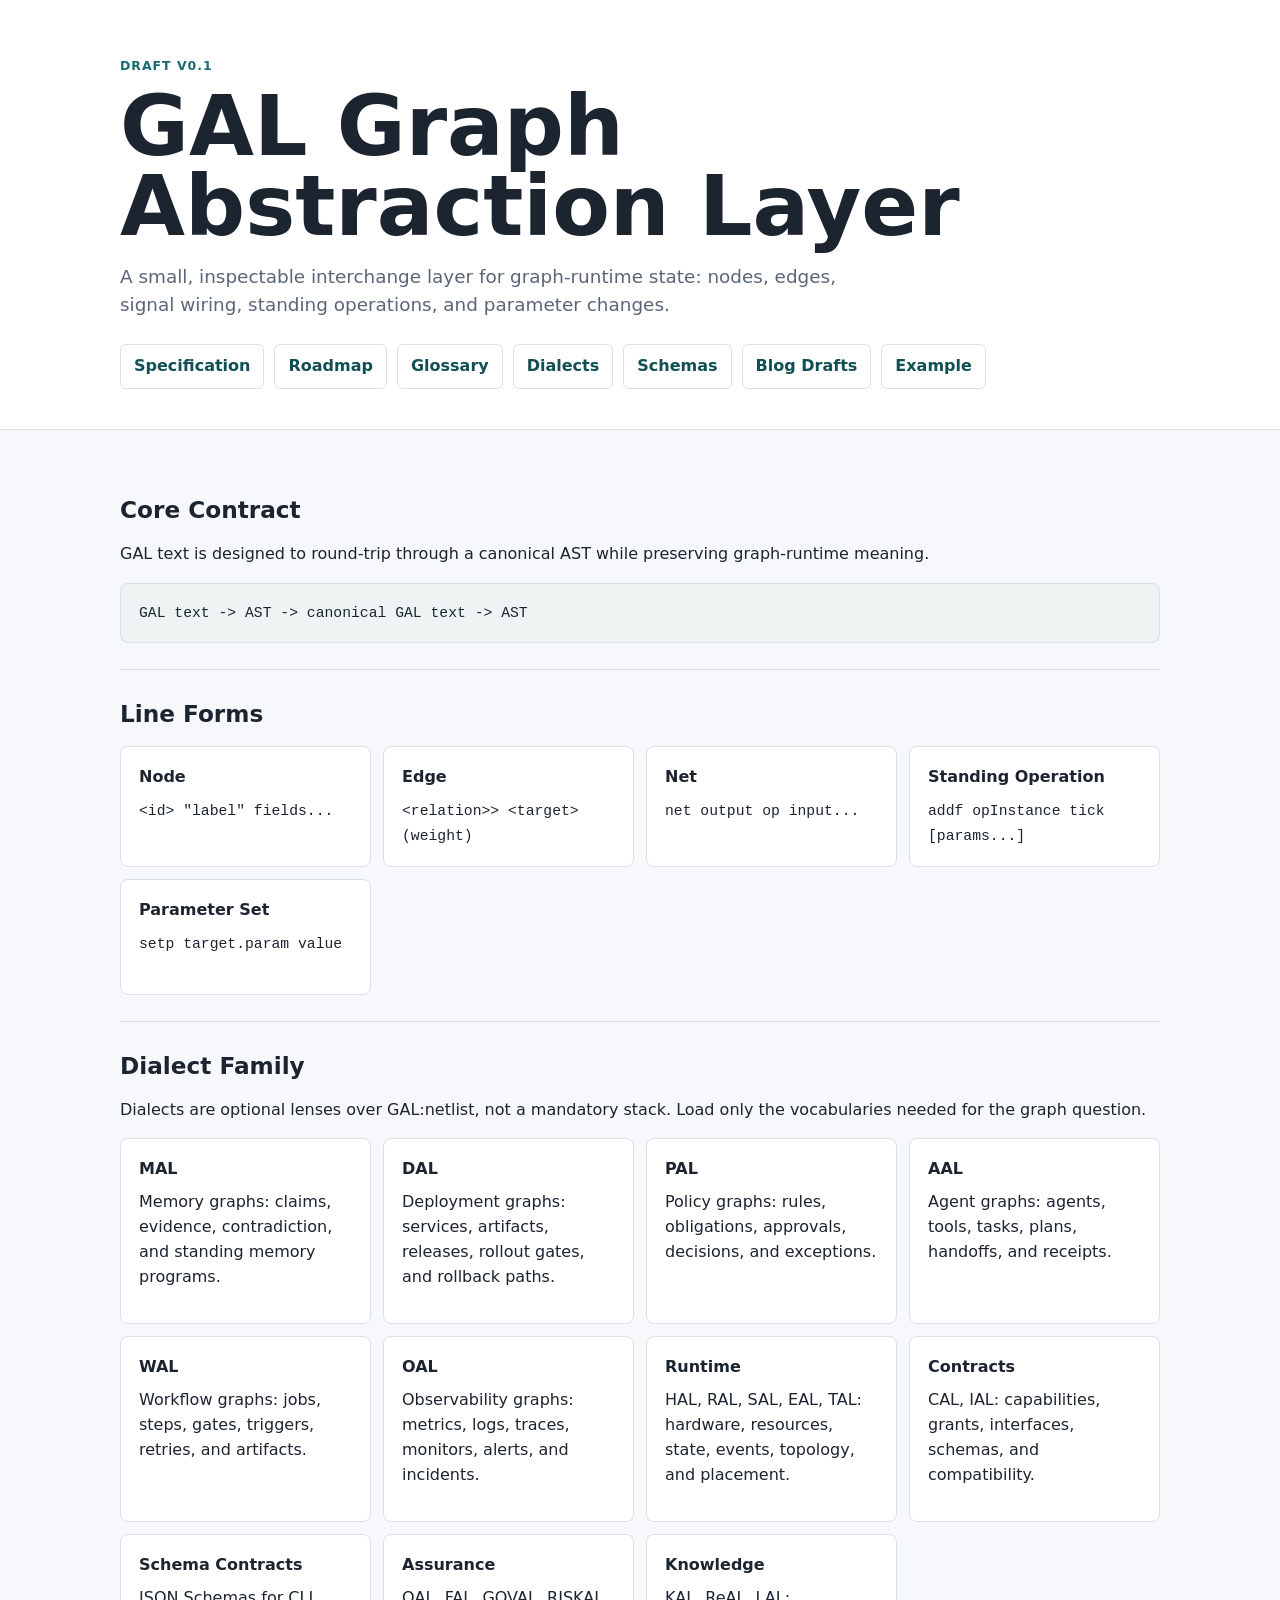
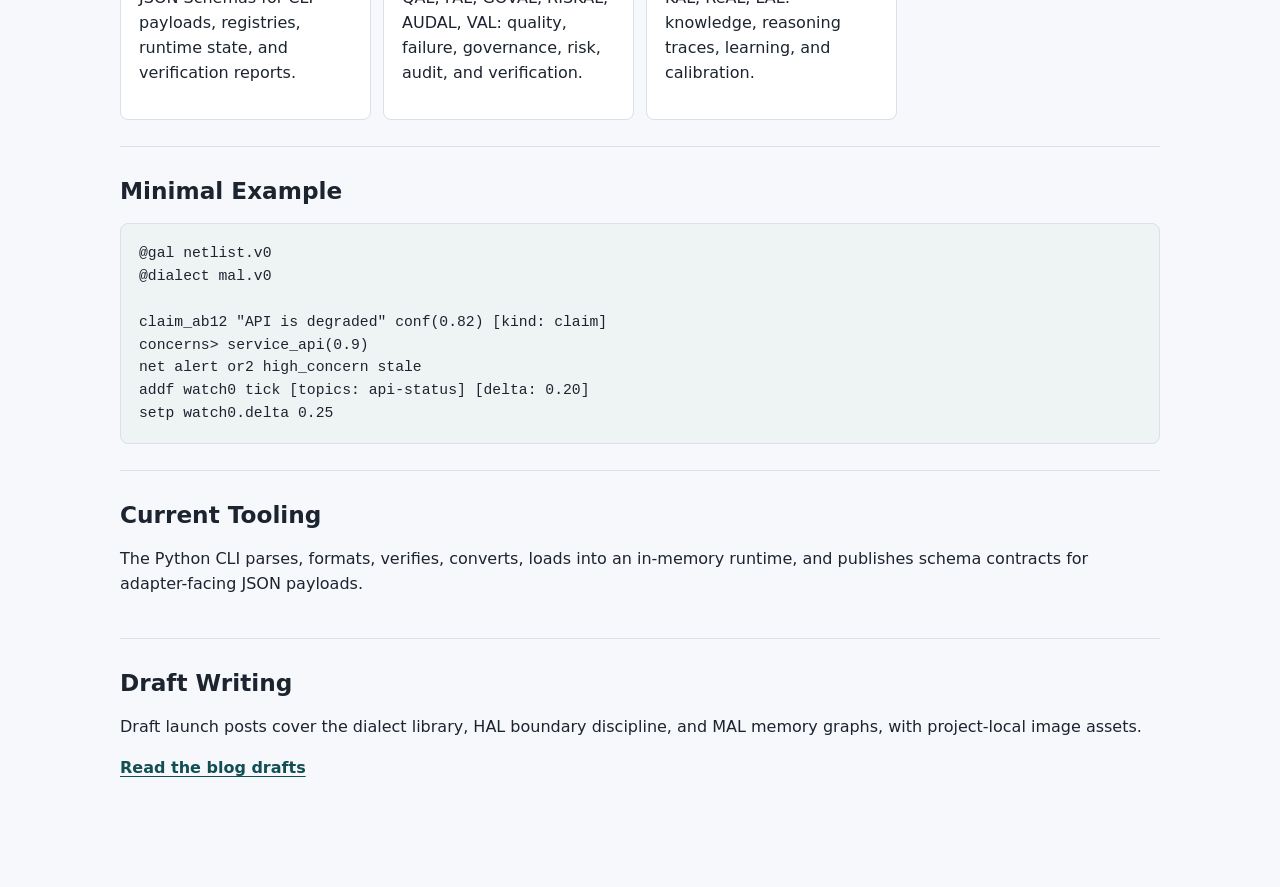
<file: docs/index.html>
<!doctype html>
<html lang="en">
  <head>
    <meta charset="utf-8">
    <meta name="viewport" content="width=device-width, initial-scale=1">
    <title>GAL Graph Abstraction Layer</title>
    <link rel="stylesheet" href="styles.css">
  </head>
  <body>
    <header class="page-header">
      <p class="kicker">Draft v0.1</p>
      <h1>GAL Graph Abstraction Layer</h1>
      <p class="lede">
        A small, inspectable interchange layer for graph-runtime state: nodes,
        edges, signal wiring, standing operations, and parameter changes.
      </p>
      <nav aria-label="Primary">
        <a href="https://github.com/H-XX-D/GAL.Graph_Abstraction_Layer/blob/main/GAL_NETLIST_SPEC.md">Specification</a>
        <a href="ROADMAP.md">Roadmap</a>
        <a href="GLOSSARY.md">Glossary</a>
        <a href="dialects/">Dialects</a>
        <a href="schemas/">Schemas</a>
        <a href="blog/">Blog Drafts</a>
        <a href="https://github.com/H-XX-D/GAL.Graph_Abstraction_Layer/blob/main/examples/minimal.mal.gal">Example</a>
      </nav>
    </header>

    <main>
      <section>
        <h2>Core Contract</h2>
        <p>
          GAL text is designed to round-trip through a canonical AST while
          preserving graph-runtime meaning.
        </p>
        <pre><code>GAL text -&gt; AST -&gt; canonical GAL text -&gt; AST</code></pre>
      </section>

      <section>
        <h2>Line Forms</h2>
        <div class="grid">
          <article>
            <h3>Node</h3>
            <code>&lt;id&gt; "label" fields...</code>
          </article>
          <article>
            <h3>Edge</h3>
            <code>&lt;relation&gt;&gt; &lt;target&gt;(weight)</code>
          </article>
          <article>
            <h3>Net</h3>
            <code>net output op input...</code>
          </article>
          <article>
            <h3>Standing Operation</h3>
            <code>addf opInstance tick [params...]</code>
          </article>
          <article>
            <h3>Parameter Set</h3>
            <code>setp target.param value</code>
          </article>
        </div>
      </section>

      <section>
        <h2>Dialect Family</h2>
        <p>
          Dialects are optional lenses over GAL:netlist, not a mandatory stack.
          Load only the vocabularies needed for the graph question.
        </p>
        <div class="grid">
          <article>
            <h3>MAL</h3>
            <p>Memory graphs: claims, evidence, contradiction, and standing memory programs.</p>
          </article>
          <article>
            <h3>DAL</h3>
            <p>Deployment graphs: services, artifacts, releases, rollout gates, and rollback paths.</p>
          </article>
          <article>
            <h3>PAL</h3>
            <p>Policy graphs: rules, obligations, approvals, decisions, and exceptions.</p>
          </article>
          <article>
            <h3>AAL</h3>
            <p>Agent graphs: agents, tools, tasks, plans, handoffs, and receipts.</p>
          </article>
          <article>
            <h3>WAL</h3>
            <p>Workflow graphs: jobs, steps, gates, triggers, retries, and artifacts.</p>
          </article>
          <article>
            <h3>OAL</h3>
            <p>Observability graphs: metrics, logs, traces, monitors, alerts, and incidents.</p>
          </article>
          <article>
            <h3>Runtime</h3>
            <p>HAL, RAL, SAL, EAL, TAL: hardware, resources, state, events, topology, and placement.</p>
          </article>
          <article>
            <h3>Contracts</h3>
            <p>CAL, IAL: capabilities, grants, interfaces, schemas, and compatibility.</p>
          </article>
          <article>
            <h3>Schema Contracts</h3>
            <p>JSON Schemas for CLI payloads, registries, runtime state, and verification reports.</p>
          </article>
          <article>
            <h3>Assurance</h3>
            <p>QAL, FAL, GOVAL, RISKAL, AUDAL, VAL: quality, failure, governance, risk, audit, and verification.</p>
          </article>
          <article>
            <h3>Knowledge</h3>
            <p>KAL, ReAL, LAL: knowledge, reasoning traces, learning, and calibration.</p>
          </article>
        </div>
      </section>

      <section>
        <h2>Minimal Example</h2>
        <pre><code>@gal netlist.v0
@dialect mal.v0

claim_ab12 "API is degraded" conf(0.82) [kind: claim]
concerns&gt; service_api(0.9)
net alert or2 high_concern stale
addf watch0 tick [topics: api-status] [delta: 0.20]
setp watch0.delta 0.25</code></pre>
      </section>

      <section>
        <h2>Current Tooling</h2>
        <p>
          The Python CLI parses, formats, verifies, converts, loads into an
          in-memory runtime, and publishes schema contracts for adapter-facing
          JSON payloads.
        </p>
      </section>

      <section>
        <h2>Draft Writing</h2>
        <p>
          Draft launch posts cover the dialect library, HAL boundary discipline,
          and MAL memory graphs, with project-local image assets.
        </p>
        <p><a href="blog/">Read the blog drafts</a></p>
      </section>
    </main>
  </body>
</html>
</file>
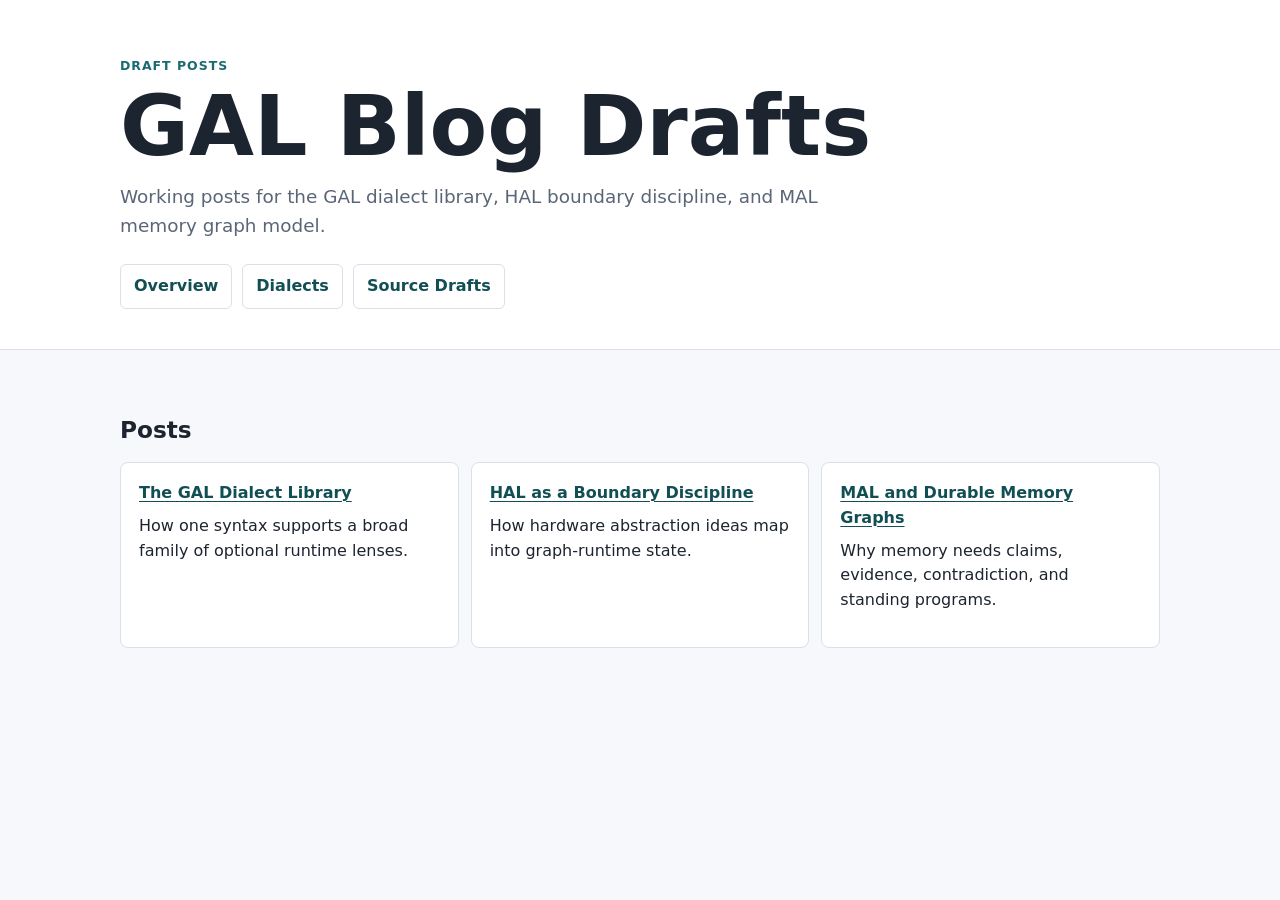
<file: docs/blog/index.html>
<!doctype html>
<html lang="en">
  <head>
    <meta charset="utf-8">
    <meta name="viewport" content="width=device-width, initial-scale=1">
    <title>GAL Blog Drafts</title>
    <link rel="stylesheet" href="../styles.css">
  </head>
  <body>
    <header class="page-header">
      <p class="kicker">Draft Posts</p>
      <h1>GAL Blog Drafts</h1>
      <p class="lede">
        Working posts for the GAL dialect library, HAL boundary discipline, and
        MAL memory graph model.
      </p>
      <nav aria-label="Primary">
        <a href="../">Overview</a>
        <a href="../dialects/">Dialects</a>
        <a href="https://github.com/H-XX-D/GAL.Graph_Abstraction_Layer/tree/main/docs/blog">Source Drafts</a>
      </nav>
    </header>

    <main>
      <section>
        <h2>Posts</h2>
        <div class="grid">
          <article>
            <h3><a href="2026-07-07-gal-dialect-library.md">The GAL Dialect Library</a></h3>
            <p>How one syntax supports a broad family of optional runtime lenses.</p>
          </article>
          <article>
            <h3><a href="2026-07-07-hal-boundary-discipline.md">HAL as a Boundary Discipline</a></h3>
            <p>How hardware abstraction ideas map into graph-runtime state.</p>
          </article>
          <article>
            <h3><a href="2026-07-07-mal-memory-graphs.md">MAL and Durable Memory Graphs</a></h3>
            <p>Why memory needs claims, evidence, contradiction, and standing programs.</p>
          </article>
        </div>
      </section>
    </main>
  </body>
</html>
</file>
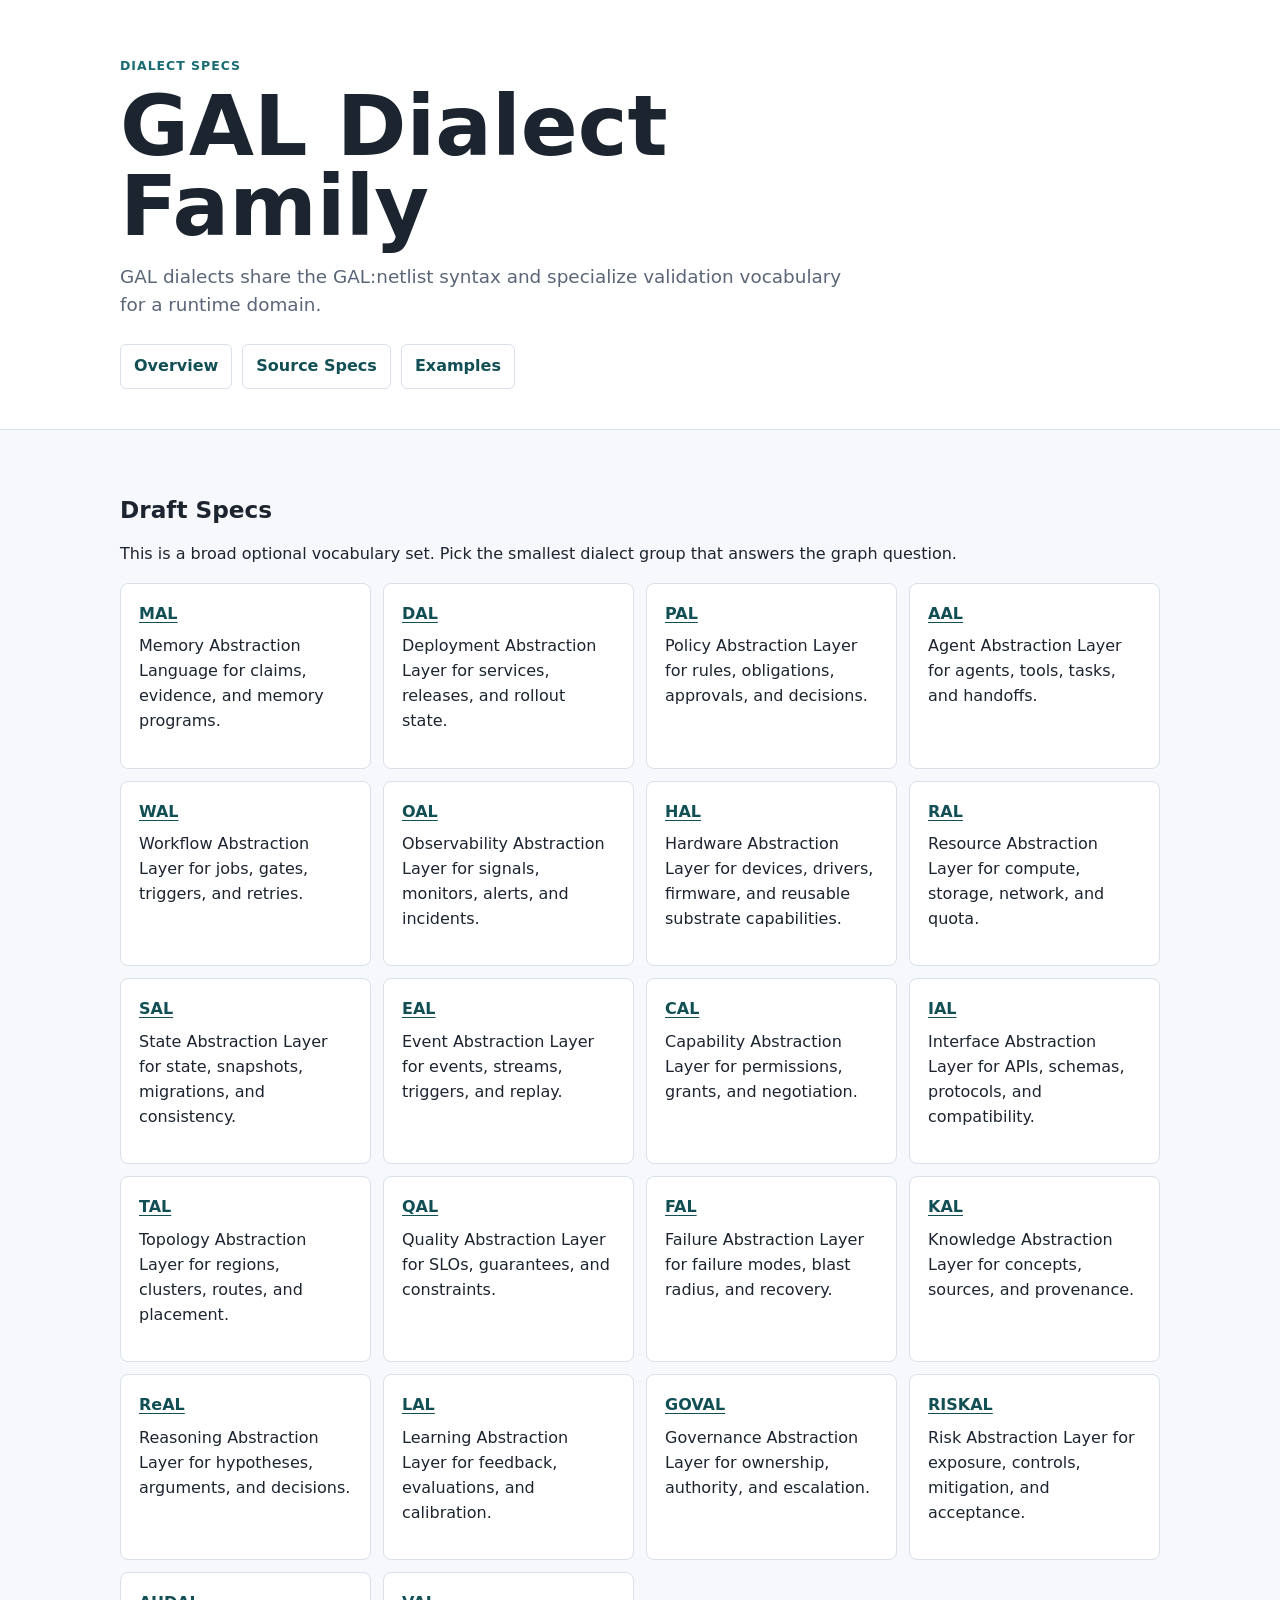
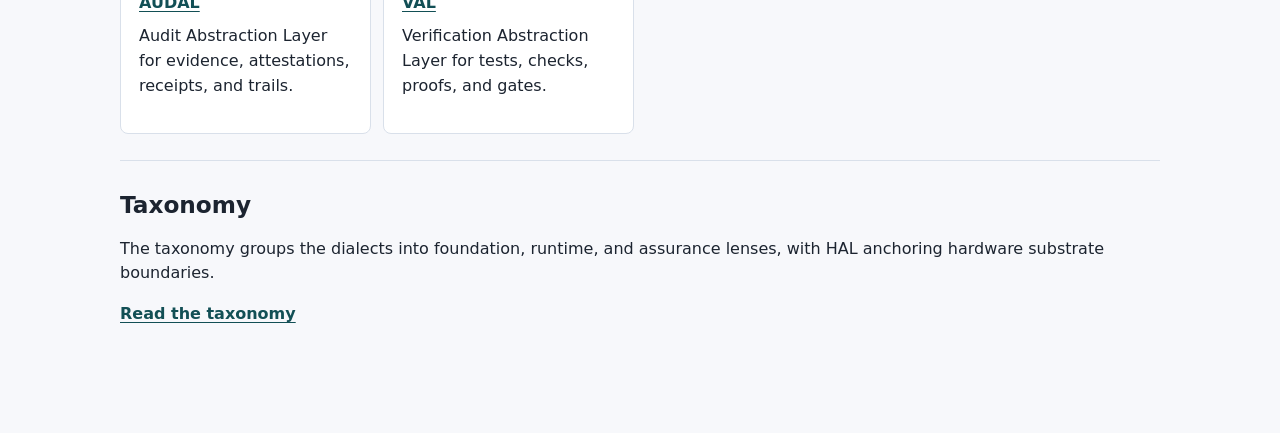
<file: docs/dialects/index.html>
<!doctype html>
<html lang="en">
  <head>
    <meta charset="utf-8">
    <meta name="viewport" content="width=device-width, initial-scale=1">
    <title>GAL Dialects</title>
    <link rel="stylesheet" href="../styles.css">
  </head>
  <body>
    <header class="page-header">
      <p class="kicker">Dialect Specs</p>
      <h1>GAL Dialect Family</h1>
      <p class="lede">
        GAL dialects share the GAL:netlist syntax and specialize validation
        vocabulary for a runtime domain.
      </p>
      <nav aria-label="Primary">
        <a href="../">Overview</a>
        <a href="https://github.com/H-XX-D/GAL.Graph_Abstraction_Layer/tree/main/docs/dialects">Source Specs</a>
        <a href="https://github.com/H-XX-D/GAL.Graph_Abstraction_Layer/tree/main/examples/dialects">Examples</a>
      </nav>
    </header>

    <main>
      <section>
        <h2>Draft Specs</h2>
        <p>
          This is a broad optional vocabulary set. Pick the smallest dialect
          group that answers the graph question.
        </p>
        <div class="grid">
          <article>
            <h3><a href="MAL.md">MAL</a></h3>
            <p>Memory Abstraction Language for claims, evidence, and memory programs.</p>
          </article>
          <article>
            <h3><a href="DAL.md">DAL</a></h3>
            <p>Deployment Abstraction Layer for services, releases, and rollout state.</p>
          </article>
          <article>
            <h3><a href="PAL.md">PAL</a></h3>
            <p>Policy Abstraction Layer for rules, obligations, approvals, and decisions.</p>
          </article>
          <article>
            <h3><a href="AAL.md">AAL</a></h3>
            <p>Agent Abstraction Layer for agents, tools, tasks, and handoffs.</p>
          </article>
          <article>
            <h3><a href="WAL.md">WAL</a></h3>
            <p>Workflow Abstraction Layer for jobs, gates, triggers, and retries.</p>
          </article>
          <article>
            <h3><a href="OAL.md">OAL</a></h3>
            <p>Observability Abstraction Layer for signals, monitors, alerts, and incidents.</p>
          </article>
          <article>
            <h3><a href="HAL.md">HAL</a></h3>
            <p>Hardware Abstraction Layer for devices, drivers, firmware, and reusable substrate capabilities.</p>
          </article>
          <article>
            <h3><a href="RAL.md">RAL</a></h3>
            <p>Resource Abstraction Layer for compute, storage, network, and quota.</p>
          </article>
          <article>
            <h3><a href="SAL.md">SAL</a></h3>
            <p>State Abstraction Layer for state, snapshots, migrations, and consistency.</p>
          </article>
          <article>
            <h3><a href="EAL.md">EAL</a></h3>
            <p>Event Abstraction Layer for events, streams, triggers, and replay.</p>
          </article>
          <article>
            <h3><a href="CAL.md">CAL</a></h3>
            <p>Capability Abstraction Layer for permissions, grants, and negotiation.</p>
          </article>
          <article>
            <h3><a href="IAL.md">IAL</a></h3>
            <p>Interface Abstraction Layer for APIs, schemas, protocols, and compatibility.</p>
          </article>
          <article>
            <h3><a href="TAL.md">TAL</a></h3>
            <p>Topology Abstraction Layer for regions, clusters, routes, and placement.</p>
          </article>
          <article>
            <h3><a href="QAL.md">QAL</a></h3>
            <p>Quality Abstraction Layer for SLOs, guarantees, and constraints.</p>
          </article>
          <article>
            <h3><a href="FAL.md">FAL</a></h3>
            <p>Failure Abstraction Layer for failure modes, blast radius, and recovery.</p>
          </article>
          <article>
            <h3><a href="KAL.md">KAL</a></h3>
            <p>Knowledge Abstraction Layer for concepts, sources, and provenance.</p>
          </article>
          <article>
            <h3><a href="REAL.md">ReAL</a></h3>
            <p>Reasoning Abstraction Layer for hypotheses, arguments, and decisions.</p>
          </article>
          <article>
            <h3><a href="LAL.md">LAL</a></h3>
            <p>Learning Abstraction Layer for feedback, evaluations, and calibration.</p>
          </article>
          <article>
            <h3><a href="GOVAL.md">GOVAL</a></h3>
            <p>Governance Abstraction Layer for ownership, authority, and escalation.</p>
          </article>
          <article>
            <h3><a href="RISKAL.md">RISKAL</a></h3>
            <p>Risk Abstraction Layer for exposure, controls, mitigation, and acceptance.</p>
          </article>
          <article>
            <h3><a href="AUDAL.md">AUDAL</a></h3>
            <p>Audit Abstraction Layer for evidence, attestations, receipts, and trails.</p>
          </article>
          <article>
            <h3><a href="VAL.md">VAL</a></h3>
            <p>Verification Abstraction Layer for tests, checks, proofs, and gates.</p>
          </article>
        </div>
      </section>

      <section>
        <h2>Taxonomy</h2>
        <p>
          The taxonomy groups the dialects into foundation, runtime, and
          assurance lenses, with HAL anchoring hardware substrate boundaries.
        </p>
        <p><a href="TAXONOMY.md">Read the taxonomy</a></p>
      </section>
    </main>
  </body>
</html>
</file>
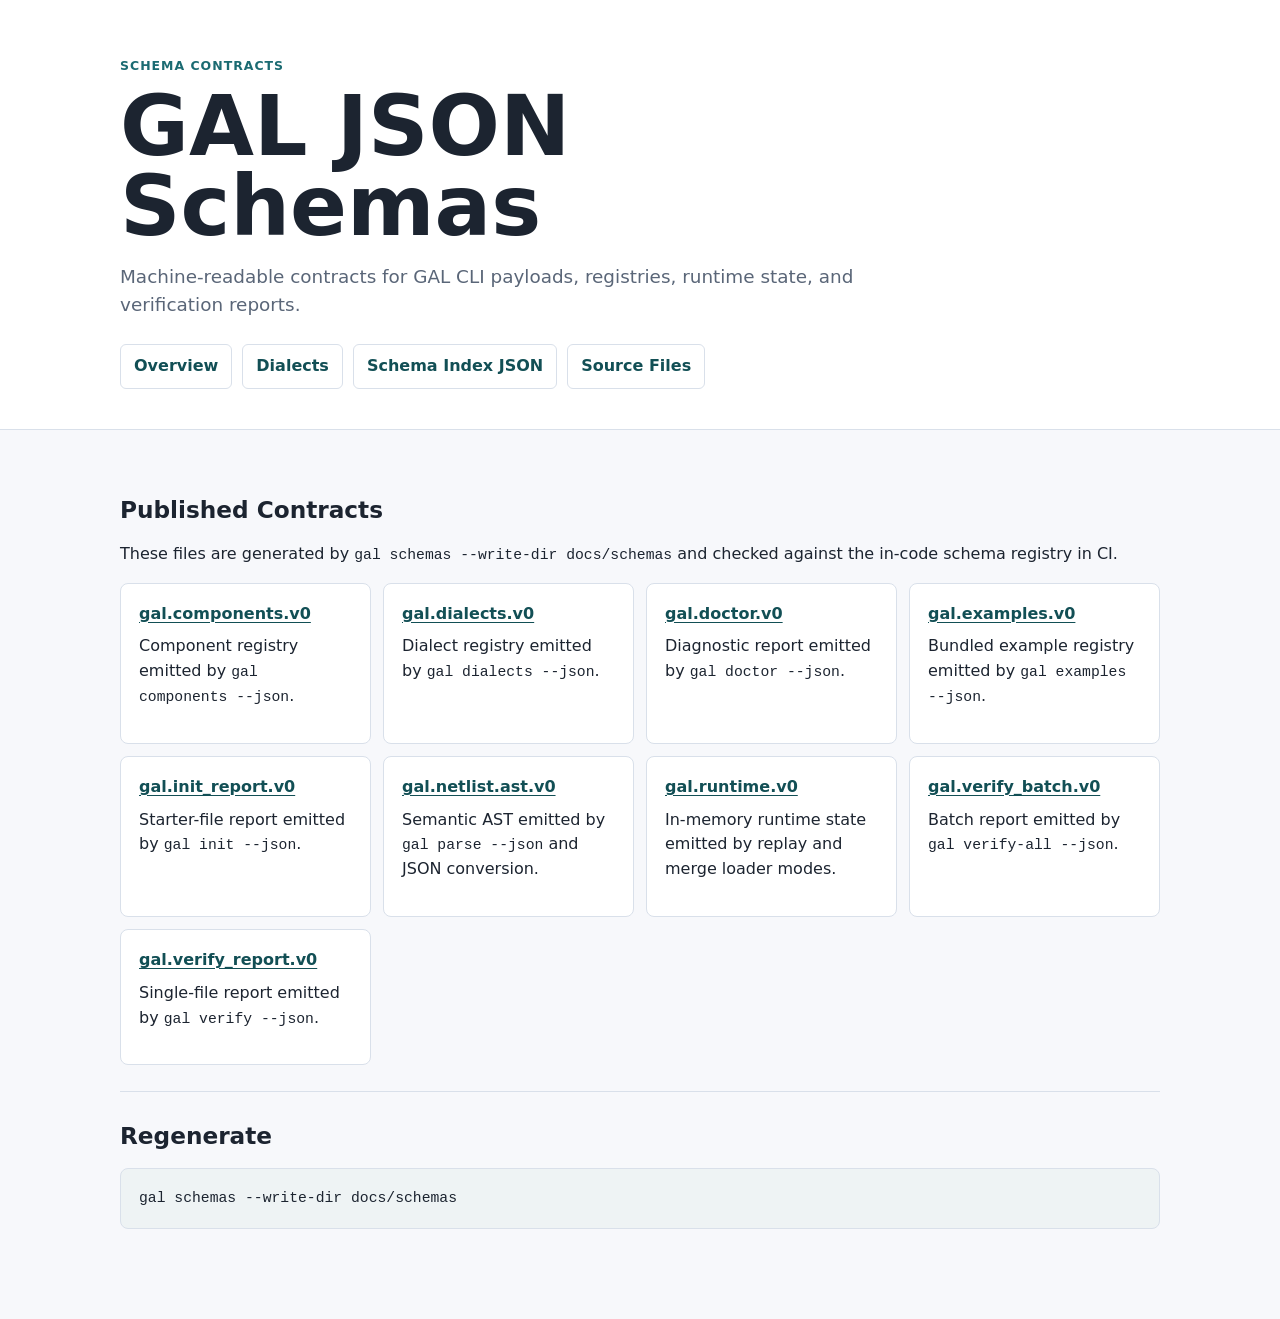
<file: docs/schemas/index.html>
<!doctype html>
<html lang="en">
  <head>
    <meta charset="utf-8">
    <meta name="viewport" content="width=device-width, initial-scale=1">
    <title>GAL JSON Schemas</title>
    <link rel="stylesheet" href="../styles.css">
  </head>
  <body>
    <header class="page-header">
      <p class="kicker">Schema Contracts</p>
      <h1>GAL JSON Schemas</h1>
      <p class="lede">
        Machine-readable contracts for GAL CLI payloads, registries, runtime
        state, and verification reports.
      </p>
      <nav aria-label="Primary">
        <a href="../">Overview</a>
        <a href="../dialects/">Dialects</a>
        <a href="index.json">Schema Index JSON</a>
        <a href="https://github.com/H-XX-D/GAL.Graph_Abstraction_Layer/tree/main/docs/schemas">Source Files</a>
      </nav>
    </header>

    <main>
      <section>
        <h2>Published Contracts</h2>
        <p>
          These files are generated by <code>gal schemas --write-dir docs/schemas</code>
          and checked against the in-code schema registry in CI.
        </p>
        <div class="grid">
          <article>
            <h3><a href="gal.components.v0.schema.json">gal.components.v0</a></h3>
            <p>Component registry emitted by <code>gal components --json</code>.</p>
          </article>
          <article>
            <h3><a href="gal.dialects.v0.schema.json">gal.dialects.v0</a></h3>
            <p>Dialect registry emitted by <code>gal dialects --json</code>.</p>
          </article>
          <article>
            <h3><a href="gal.doctor.v0.schema.json">gal.doctor.v0</a></h3>
            <p>Diagnostic report emitted by <code>gal doctor --json</code>.</p>
          </article>
          <article>
            <h3><a href="gal.examples.v0.schema.json">gal.examples.v0</a></h3>
            <p>Bundled example registry emitted by <code>gal examples --json</code>.</p>
          </article>
          <article>
            <h3><a href="gal.init_report.v0.schema.json">gal.init_report.v0</a></h3>
            <p>Starter-file report emitted by <code>gal init --json</code>.</p>
          </article>
          <article>
            <h3><a href="gal.netlist.ast.v0.schema.json">gal.netlist.ast.v0</a></h3>
            <p>Semantic AST emitted by <code>gal parse --json</code> and JSON conversion.</p>
          </article>
          <article>
            <h3><a href="gal.runtime.v0.schema.json">gal.runtime.v0</a></h3>
            <p>In-memory runtime state emitted by replay and merge loader modes.</p>
          </article>
          <article>
            <h3><a href="gal.verify_batch.v0.schema.json">gal.verify_batch.v0</a></h3>
            <p>Batch report emitted by <code>gal verify-all --json</code>.</p>
          </article>
          <article>
            <h3><a href="gal.verify_report.v0.schema.json">gal.verify_report.v0</a></h3>
            <p>Single-file report emitted by <code>gal verify --json</code>.</p>
          </article>
        </div>
      </section>

      <section>
        <h2>Regenerate</h2>
        <pre><code>gal schemas --write-dir docs/schemas</code></pre>
      </section>
    </main>
  </body>
</html>
</file>
<file: docs/styles.css>
:root {
  color-scheme: light;
  --bg: #f7f8fb;
  --panel: #ffffff;
  --ink: #1c2430;
  --muted: #5a6678;
  --line: #d9e0ea;
  --accent: #1b6b72;
  --accent-strong: #124f55;
  --code-bg: #eef3f4;
}

* {
  box-sizing: border-box;
}

body {
  margin: 0;
  background: var(--bg);
  color: var(--ink);
  font-family: Inter, ui-sans-serif, system-ui, -apple-system, BlinkMacSystemFont, "Segoe UI", sans-serif;
  line-height: 1.55;
}

.page-header {
  padding: 56px max(24px, calc((100vw - 1040px) / 2)) 40px;
  background: #ffffff;
  border-bottom: 1px solid var(--line);
}

.kicker {
  margin: 0 0 12px;
  color: var(--accent);
  font-size: 0.78rem;
  font-weight: 700;
  letter-spacing: 0.08em;
  text-transform: uppercase;
}

h1,
h2,
h3,
p {
  margin-top: 0;
}

h1 {
  max-width: 840px;
  margin-bottom: 16px;
  font-size: clamp(2.25rem, 7vw, 5.25rem);
  line-height: 0.95;
  letter-spacing: 0;
}

h2 {
  margin-bottom: 14px;
  font-size: 1.45rem;
}

h3 {
  margin-bottom: 8px;
  font-size: 1rem;
}

.lede {
  max-width: 740px;
  margin-bottom: 24px;
  color: var(--muted);
  font-size: 1.15rem;
}

nav {
  display: flex;
  flex-wrap: wrap;
  gap: 10px;
}

a {
  color: var(--accent-strong);
  font-weight: 700;
  text-decoration-thickness: 1px;
  text-underline-offset: 3px;
}

nav a {
  min-height: 40px;
  padding: 9px 13px;
  border: 1px solid var(--line);
  border-radius: 6px;
  background: var(--panel);
  text-decoration: none;
}

main {
  width: min(1040px, calc(100vw - 48px));
  margin: 0 auto;
  padding: 36px 0 64px;
}

section {
  padding: 26px 0;
  border-bottom: 1px solid var(--line);
}

section:last-child {
  border-bottom: 0;
}

.grid {
  display: grid;
  grid-template-columns: repeat(auto-fit, minmax(220px, 1fr));
  gap: 12px;
}

article {
  min-height: 116px;
  padding: 18px;
  border: 1px solid var(--line);
  border-radius: 8px;
  background: var(--panel);
}

pre {
  overflow-x: auto;
  margin: 0;
  padding: 18px;
  border: 1px solid var(--line);
  border-radius: 8px;
  background: var(--code-bg);
}

code {
  font-family: "SFMono-Regular", Consolas, "Liberation Mono", monospace;
  font-size: 0.92rem;
}

@media (max-width: 560px) {
  .page-header {
    padding-top: 38px;
  }

  main {
    width: min(100% - 32px, 1040px);
    padding-top: 22px;
  }
}
</file>
